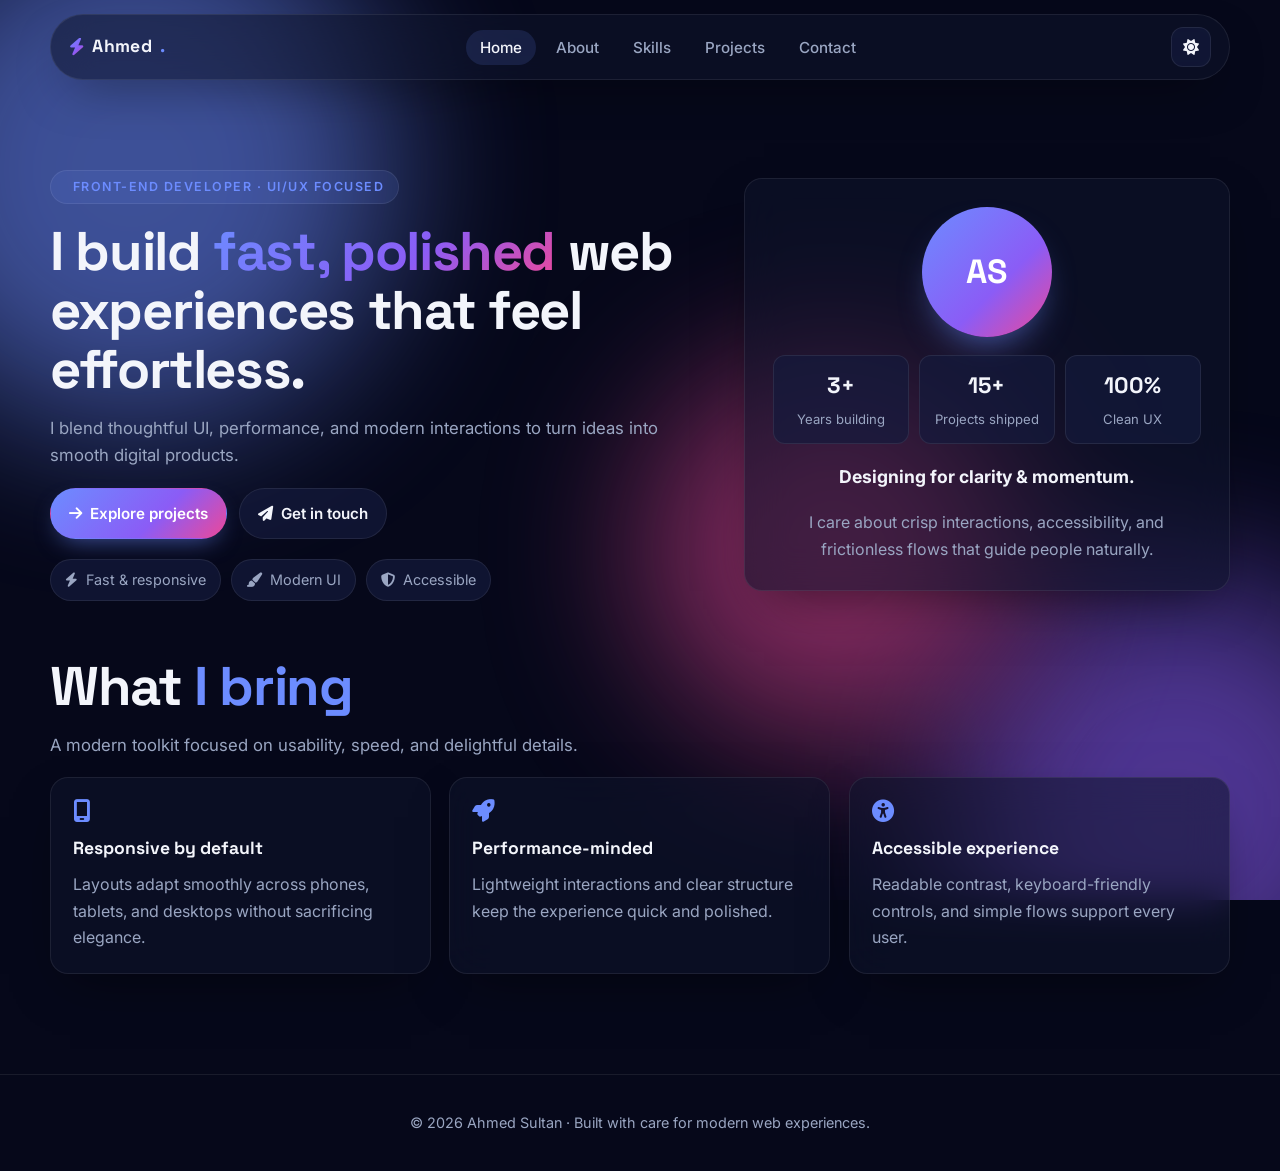
<file: index.html>
<!DOCTYPE html>
<html lang="en" data-theme="dark">
<head>
  <meta charset="UTF-8" />
  <meta name="viewport" content="width=device-width, initial-scale=1.0" />
  <meta name="description" content="Ahmed Sultan — Front-end developer crafting modern, animated, and responsive web experiences." />
  <title>Ahmed Sultan · Portfolio</title>
  <link rel="preconnect" href="https://fonts.googleapis.com" />
  <link rel="preconnect" href="https://fonts.gstatic.com" crossorigin />
  <link href="https://fonts.googleapis.com/css2?family=Inter:wght@400;500;600;700;800&family=Space+Grotesk:wght@500;700&display=swap" rel="stylesheet" />
  <link rel="stylesheet" href="https://cdnjs.cloudflare.com/ajax/libs/font-awesome/6.5.1/css/all.min.css" />
  <link rel="stylesheet" href="style.css" />
</head>
<body>
  <div class="bg-mesh" aria-hidden="true">
    <div class="orb orb-1"></div>
    <div class="orb orb-2"></div>
    <div class="orb orb-3"></div>
  </div>

  <nav class="topbar" aria-label="Primary navigation">
    <a href="index.html" class="brand"><i class="fa-solid fa-bolt"></i> Ahmed<span>.</span></a>
    <ul class="nav-links" id="navLinks">
      <li><a href="index.html" class="nav-link">Home</a></li>
      <li><a href="about.html" class="nav-link">About</a></li>
      <li><a href="skills.html" class="nav-link">Skills</a></li>
      <li><a href="projects.html" class="nav-link">Projects</a></li>
      <li><a href="contact.html" class="nav-link">Contact</a></li>
    </ul>
    <div class="nav-actions">
      <button class="icon-btn" id="themeToggle" aria-label="Toggle theme"><i class="fa-solid fa-moon"></i></button>
      <button class="icon-btn nav-toggle" id="navToggle" aria-label="Toggle menu"><i class="fa-solid fa-bars"></i></button>
    </div>
  </nav>

  <main class="page-shell">
    <section class="hero">
      <div class="hero-text reveal">
        <span class="eyebrow"><i class="fa-solid fa-sparkles"></i> Front-end developer · UI/UX focused</span>
        <h1>I build <span class="grad-text">fast, polished</span> web experiences that feel effortless.</h1>
        <p>I blend thoughtful UI, performance, and modern interactions to turn ideas into smooth digital products.</p>
        <div class="hero-actions">
          <a href="projects.html" class="btn btn-primary"><i class="fa-solid fa-arrow-right"></i> Explore projects</a>
          <a href="contact.html" class="btn btn-ghost"><i class="fa-solid fa-paper-plane"></i> Get in touch</a>
        </div>
        <div class="pill-row">
          <span class="pill"><i class="fa-solid fa-bolt"></i> Fast & responsive</span>
          <span class="pill"><i class="fa-solid fa-paintbrush"></i> Modern UI</span>
          <span class="pill"><i class="fa-solid fa-shield-halved"></i> Accessible</span>
        </div>
      </div>
      <div class="hero-card reveal">
        <div class="avatar-ring">AS</div>
        <div class="stat-grid">
          <div class="stat"><strong>3+</strong><span>Years building</span></div>
          <div class="stat"><strong>15+</strong><span>Projects shipped</span></div>
          <div class="stat"><strong>100%</strong><span>Clean UX</span></div>
        </div>
        <h2>Designing for clarity & momentum.</h2>
        <p>I care about crisp interactions, accessibility, and frictionless flows that guide people naturally.</p>
      </div>
    </section>

    <section class="section reveal">
      <div class="section-head">
        <h2>What <span>I bring</span></h2>
        <p>A modern toolkit focused on usability, speed, and delightful details.</p>
      </div>
      <div class="grid-3">
        <article class="card tilt">
          <i class="fa-solid fa-mobile-screen"></i>
          <h3>Responsive by default</h3>
          <p>Layouts adapt smoothly across phones, tablets, and desktops without sacrificing elegance.</p>
        </article>
        <article class="card tilt">
          <i class="fa-solid fa-rocket"></i>
          <h3>Performance-minded</h3>
          <p>Lightweight interactions and clear structure keep the experience quick and polished.</p>
        </article>
        <article class="card tilt">
          <i class="fa-solid fa-universal-access"></i>
          <h3>Accessible experience</h3>
          <p>Readable contrast, keyboard-friendly controls, and simple flows support every user.</p>
        </article>
      </div>
    </section>
  </main>

  <footer class="site-footer">
    <p>© 2026 Ahmed Sultan · Built with care for modern web experiences.</p>
  </footer>

  <script src="script.js"></script>
</body>
</html>
</file>
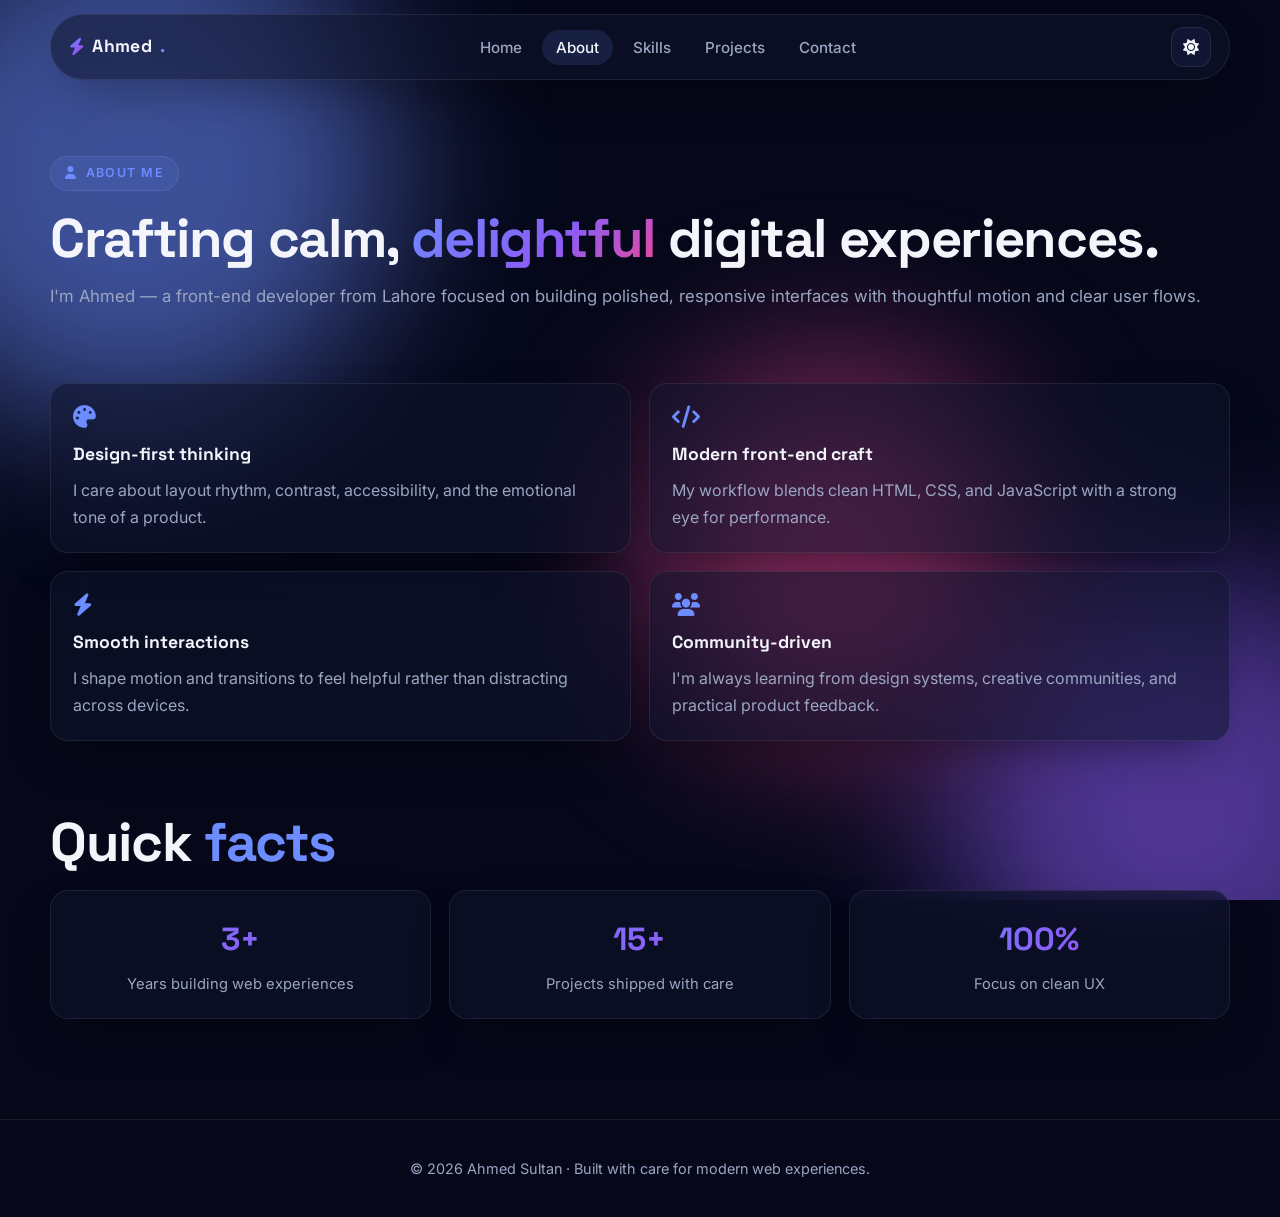
<file: about.html>
<!DOCTYPE html>
<html lang="en" data-theme="dark">
<head>
  <meta charset="UTF-8" />
  <meta name="viewport" content="width=device-width, initial-scale=1.0" />
  <meta name="description" content="About Ahmed Sultan — a front-end developer focused on purposeful interfaces, polished motion, and responsive experiences." />
  <title>About · Ahmed Sultan</title>
  <link rel="preconnect" href="https://fonts.googleapis.com" />
  <link rel="preconnect" href="https://fonts.gstatic.com" crossorigin />
  <link href="https://fonts.googleapis.com/css2?family=Inter:wght@400;500;600;700;800&family=Space+Grotesk:wght@500;700&display=swap" rel="stylesheet" />
  <link rel="stylesheet" href="https://cdnjs.cloudflare.com/ajax/libs/font-awesome/6.5.1/css/all.min.css" />
  <link rel="stylesheet" href="style.css" />
</head>
<body>
  <div class="bg-mesh" aria-hidden="true">
    <div class="orb orb-1"></div>
    <div class="orb orb-2"></div>
    <div class="orb orb-3"></div>
  </div>

  <nav class="topbar" aria-label="Primary navigation">
    <a href="index.html" class="brand"><i class="fa-solid fa-bolt"></i> Ahmed<span>.</span></a>
    <ul class="nav-links" id="navLinks">
      <li><a href="index.html" class="nav-link">Home</a></li>
      <li><a href="about.html" class="nav-link">About</a></li>
      <li><a href="skills.html" class="nav-link">Skills</a></li>
      <li><a href="projects.html" class="nav-link">Projects</a></li>
      <li><a href="contact.html" class="nav-link">Contact</a></li>
    </ul>
    <div class="nav-actions">
      <button class="icon-btn" id="themeToggle" aria-label="Toggle theme"><i class="fa-solid fa-moon"></i></button>
      <button class="icon-btn nav-toggle" id="navToggle" aria-label="Toggle menu"><i class="fa-solid fa-bars"></i></button>
    </div>
  </nav>

  <main class="page-shell">
    <section class="page-head reveal">
      <span class="eyebrow"><i class="fa-solid fa-user"></i> About me</span>
      <h1>Crafting calm, <span class="grad-text">delightful</span> digital experiences.</h1>
      <p>I'm Ahmed — a front-end developer from Lahore focused on building polished, responsive interfaces with thoughtful motion and clear user flows.</p>
    </section>

    <section class="section reveal">
      <div class="grid-2">
        <article class="card tilt">
          <i class="fa-solid fa-palette"></i>
          <h3>Design-first thinking</h3>
          <p>I care about layout rhythm, contrast, accessibility, and the emotional tone of a product.</p>
        </article>
        <article class="card tilt">
          <i class="fa-solid fa-code"></i>
          <h3>Modern front-end craft</h3>
          <p>My workflow blends clean HTML, CSS, and JavaScript with a strong eye for performance.</p>
        </article>
        <article class="card tilt">
          <i class="fa-solid fa-bolt"></i>
          <h3>Smooth interactions</h3>
          <p>I shape motion and transitions to feel helpful rather than distracting across devices.</p>
        </article>
        <article class="card tilt">
          <i class="fa-solid fa-users"></i>
          <h3>Community-driven</h3>
          <p>I'm always learning from design systems, creative communities, and practical product feedback.</p>
        </article>
      </div>
    </section>

    <section class="section reveal">
      <div class="section-head">
        <h2>Quick <span>facts</span></h2>
      </div>
      <div class="grid-3">
        <div class="card stat-card">
          <strong>3+</strong>
          <span>Years building web experiences</span>
        </div>
        <div class="card stat-card">
          <strong>15+</strong>
          <span>Projects shipped with care</span>
        </div>
        <div class="card stat-card">
          <strong>100%</strong>
          <span>Focus on clean UX</span>
        </div>
      </div>
    </section>
  </main>

  <footer class="site-footer">
    <p>© 2026 Ahmed Sultan · Built with care for modern web experiences.</p>
  </footer>

  <script src="script.js"></script>
</body>
</html>
</file>
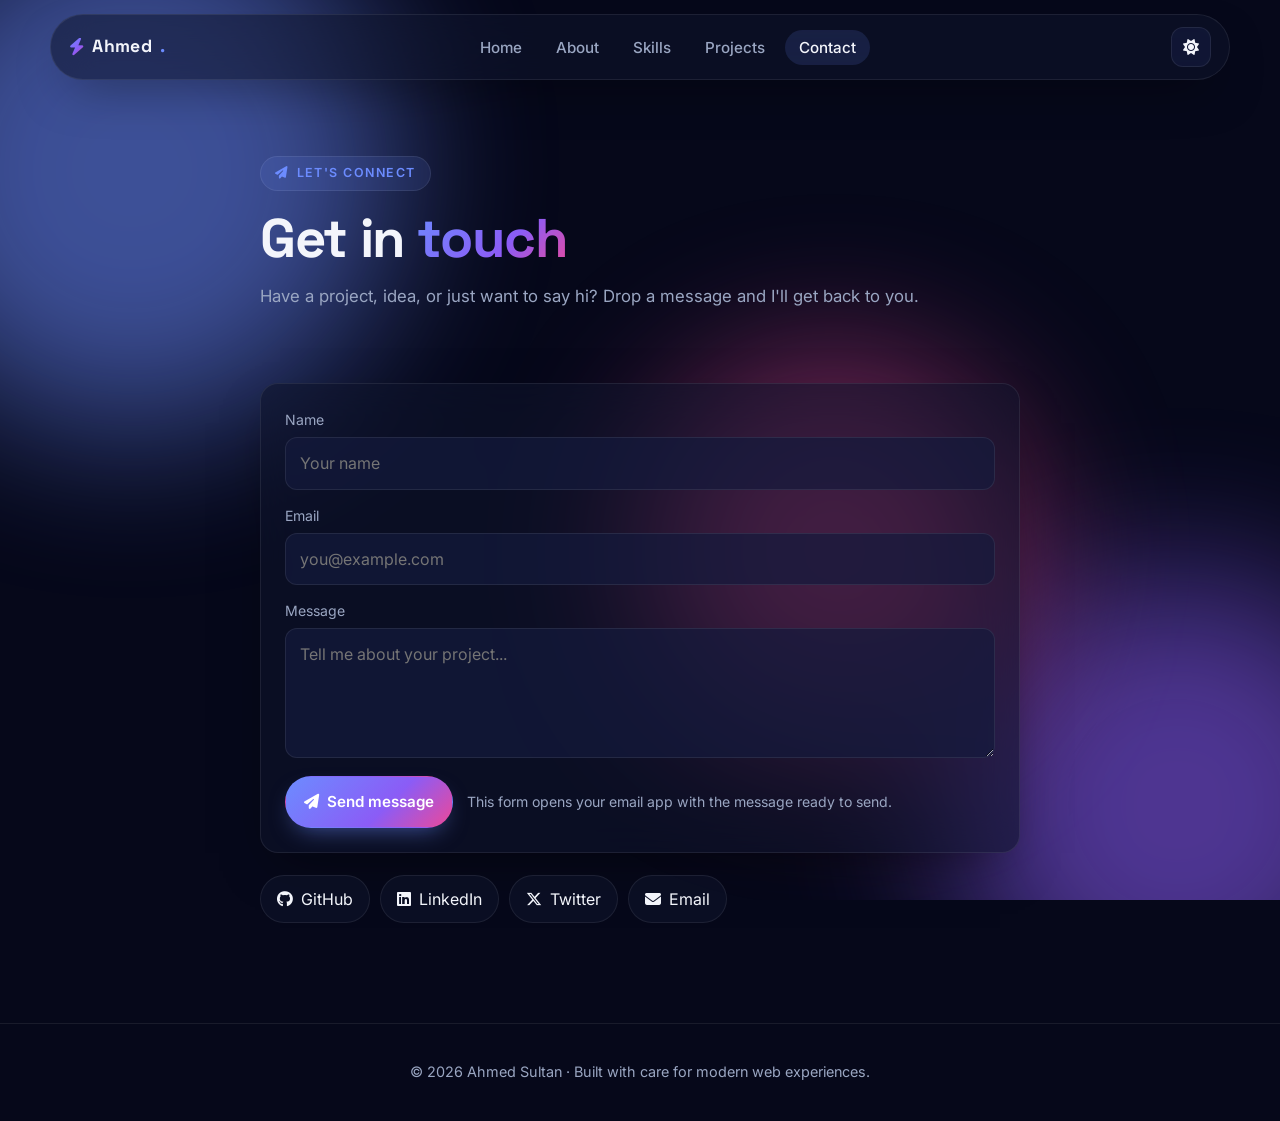
<file: contact.html>
<!DOCTYPE html>
<html lang="en" data-theme="dark">
<head>
  <meta charset="UTF-8" />
  <meta name="viewport" content="width=device-width, initial-scale=1.0" />
  <meta name="description" content="Get in touch with Ahmed Sultan for collaborations, freelance, or project inquiries." />
  <title>Contact · Ahmed Sultan</title>
  <link rel="preconnect" href="https://fonts.googleapis.com" />
  <link rel="preconnect" href="https://fonts.gstatic.com" crossorigin />
  <link href="https://fonts.googleapis.com/css2?family=Inter:wght@400;500;600;700;800&family=Space+Grotesk:wght@500;700&display=swap" rel="stylesheet" />
  <link rel="stylesheet" href="https://cdnjs.cloudflare.com/ajax/libs/font-awesome/6.5.1/css/all.min.css" />
  <link rel="stylesheet" href="style.css" />
</head>
<body>
  <div class="bg-mesh" aria-hidden="true">
    <div class="orb orb-1"></div>
    <div class="orb orb-2"></div>
    <div class="orb orb-3"></div>
  </div>

  <nav class="topbar" aria-label="Primary navigation">
    <a href="index.html" class="brand"><i class="fa-solid fa-bolt"></i> Ahmed<span>.</span></a>
    <ul class="nav-links" id="navLinks">
      <li><a href="index.html" class="nav-link">Home</a></li>
      <li><a href="about.html" class="nav-link">About</a></li>
      <li><a href="skills.html" class="nav-link">Skills</a></li>
      <li><a href="projects.html" class="nav-link">Projects</a></li>
      <li><a href="contact.html" class="nav-link">Contact</a></li>
    </ul>
    <div class="nav-actions">
      <button class="icon-btn" id="themeToggle" aria-label="Toggle theme"><i class="fa-solid fa-moon"></i></button>
      <button class="icon-btn nav-toggle" id="navToggle" aria-label="Toggle menu"><i class="fa-solid fa-bars"></i></button>
    </div>
  </nav>

  <main class="page-shell narrow">
    <section class="page-head reveal">
      <span class="eyebrow"><i class="fa-solid fa-paper-plane"></i> Let's connect</span>
      <h1>Get in <span class="grad-text">touch</span></h1>
      <p>Have a project, idea, or just want to say hi? Drop a message and I'll get back to you.</p>
    </section>

    <section class="section reveal">
      <form id="contactForm" class="form-card">
        <div class="form-group">
          <label for="name">Name</label>
          <input id="name" name="name" type="text" placeholder="Your name" required />
        </div>
        <div class="form-group">
          <label for="email">Email</label>
          <input id="email" name="email" type="email" placeholder="you@example.com" />
        </div>
        <div class="form-group">
          <label for="message">Message</label>
          <textarea id="message" name="message" placeholder="Tell me about your project..." required></textarea>
        </div>
        <div class="form-actions">
          <button type="submit" class="btn btn-primary"><i class="fa-solid fa-paper-plane"></i> Send message</button>
          <p class="form-message" id="formMessage">This form opens your email app with the message ready to send.</p>
        </div>
      </form>

      <div class="socials reveal">
        <a href="https://github.com" target="_blank" rel="noopener" class="social"><i class="fa-brands fa-github"></i> GitHub</a>
        <a href="https://linkedin.com" target="_blank" rel="noopener" class="social"><i class="fa-brands fa-linkedin"></i> LinkedIn</a>
        <a href="https://twitter.com" target="_blank" rel="noopener" class="social"><i class="fa-brands fa-x-twitter"></i> Twitter</a>
        <a href="mailto:hello@ahmedsultan.dev" class="social"><i class="fa-solid fa-envelope"></i> Email</a>
      </div>
    </section>
  </main>

  <footer class="site-footer">
    <p>© 2026 Ahmed Sultan · Built with care for modern web experiences.</p>
  </footer>

  <script src="script.js"></script>
</body>
</html>
</file>
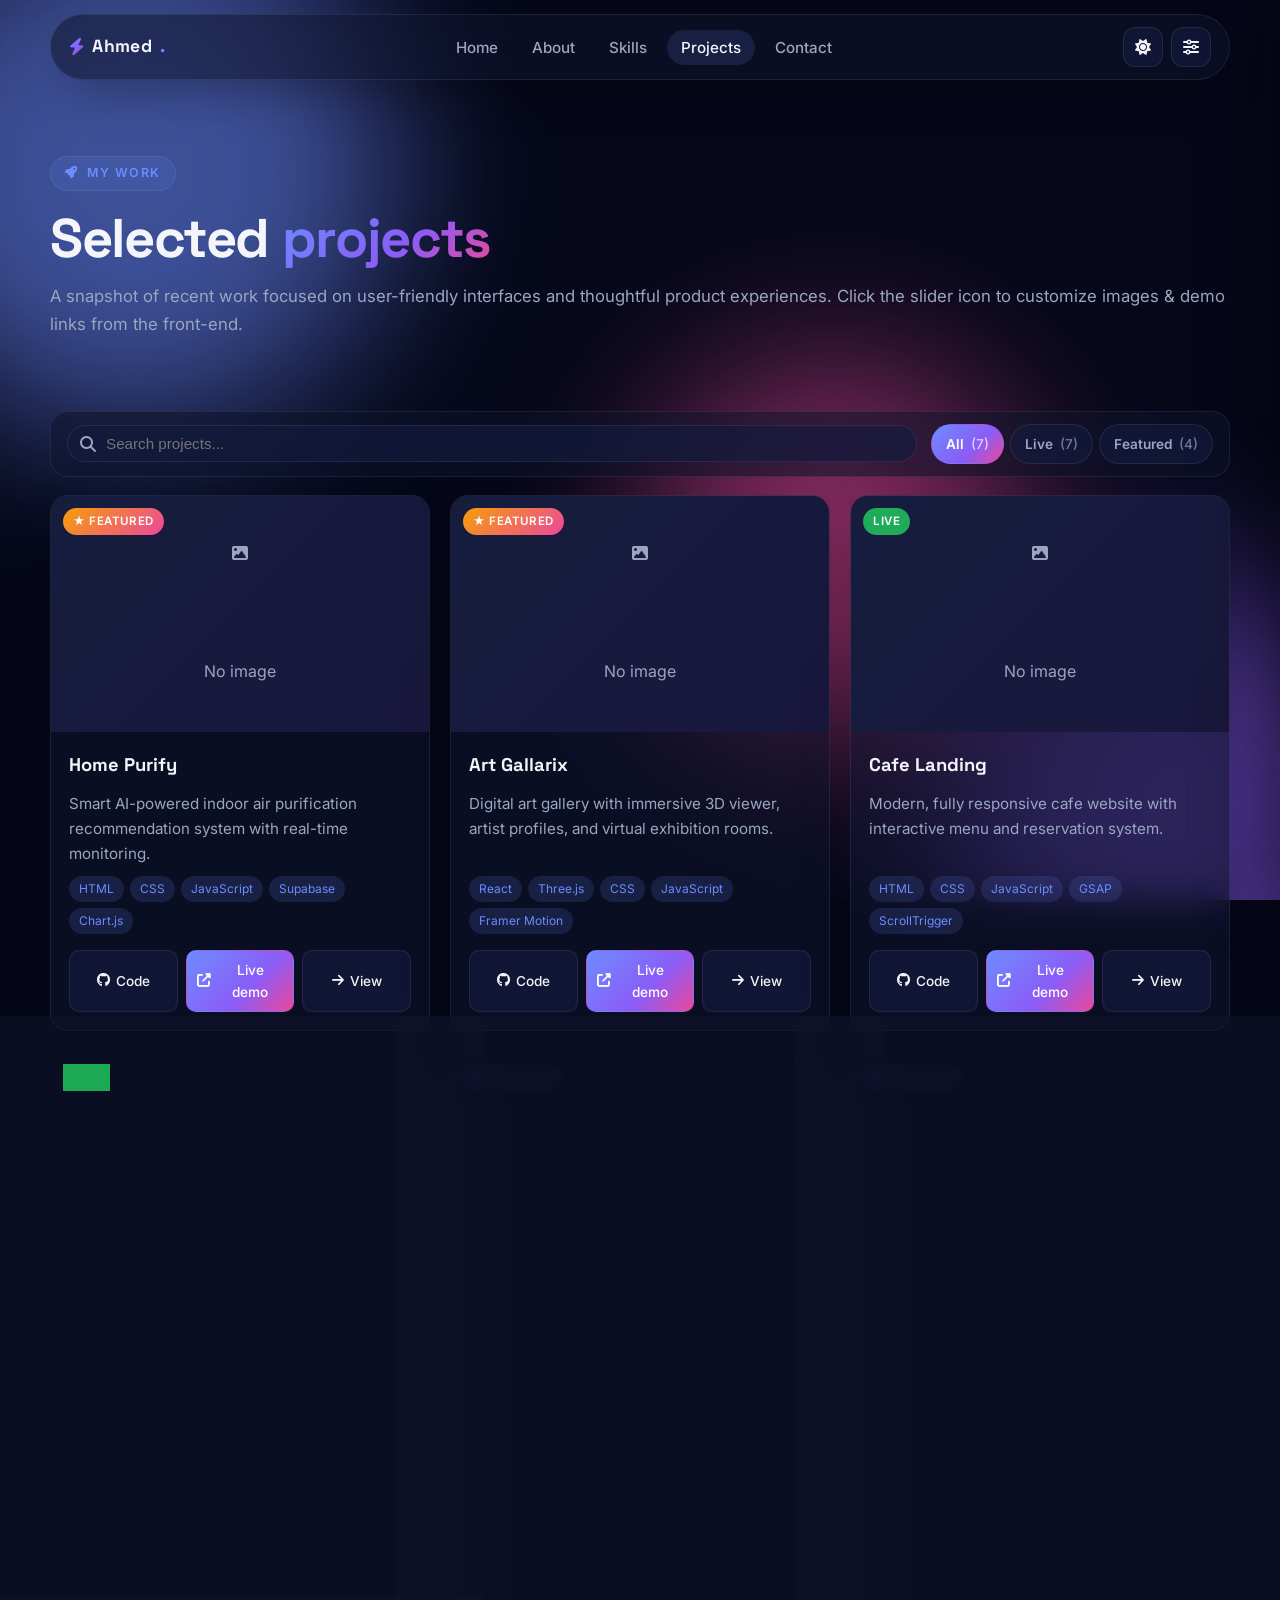
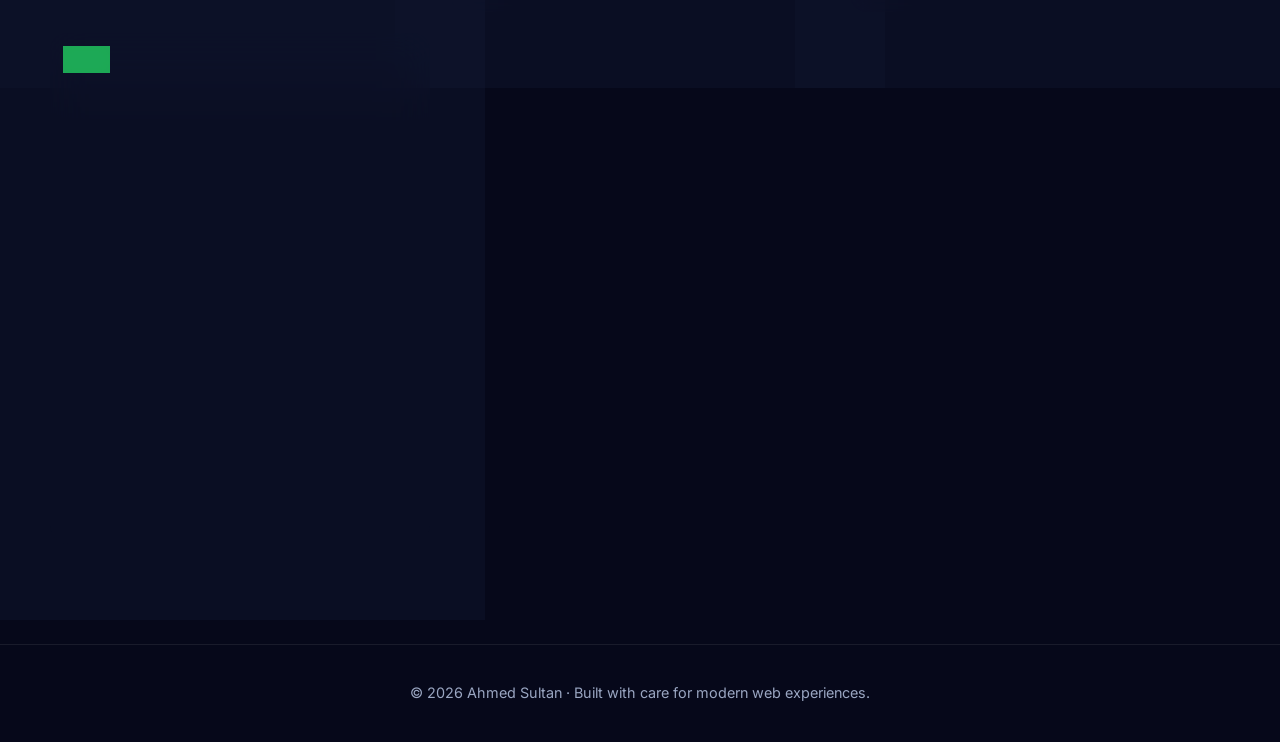
<file: projects.html>
<!DOCTYPE html>
<html lang="en" data-theme="dark">
<head>
  <meta charset="UTF-8" />
  <meta name="viewport" content="width=device-width, initial-scale=1.0" />
  <meta name="description" content="Selected projects from Ahmed Sultan — modern front-end, UI/UX, and AI-driven web experiences." />
  <title>Projects · Ahmed Sultan</title>
  <link rel="preconnect" href="https://fonts.googleapis.com" />
  <link rel="preconnect" href="https://fonts.gstatic.com" crossorigin />
  <link href="https://fonts.googleapis.com/css2?family=Inter:wght@400;500;600;700;800&family=Space+Grotesk:wght@500;700&display=swap" rel="stylesheet" />
  <link rel="stylesheet" href="https://cdnjs.cloudflare.com/ajax/libs/font-awesome/6.5.1/css/all.min.css" />
  <link rel="stylesheet" href="style.css" />
</head>
<body>
  <div class="bg-mesh" aria-hidden="true">
    <div class="orb orb-1"></div>
    <div class="orb orb-2"></div>
    <div class="orb orb-3"></div>
  </div>

  <nav class="topbar" aria-label="Primary navigation">
    <a href="index.html" class="brand"><i class="fa-solid fa-bolt"></i> Ahmed<span>.</span></a>
    <ul class="nav-links" id="navLinks">
      <li><a href="index.html" class="nav-link">Home</a></li>
      <li><a href="about.html" class="nav-link">About</a></li>
      <li><a href="skills.html" class="nav-link">Skills</a></li>
      <li><a href="projects.html" class="nav-link">Projects</a></li>
      <li><a href="contact.html" class="nav-link">Contact</a></li>
    </ul>
    <div class="nav-actions">
      <button class="icon-btn" id="themeToggle" aria-label="Toggle theme"><i class="fa-solid fa-moon"></i></button>
      <button class="icon-btn nav-toggle" id="navToggle" aria-label="Toggle menu"><i class="fa-solid fa-bars"></i></button>
      <button class="icon-btn" id="adminToggle" title="Edit project images" aria-label="Edit projects"><i class="fa-solid fa-sliders"></i></button>
    </div>
  </nav>

  <main class="page-shell">
    <section class="page-head reveal">
      <span class="eyebrow"><i class="fa-solid fa-rocket"></i> My work</span>
      <h1>Selected <span class="grad-text">projects</span></h1>
      <p>A snapshot of recent work focused on user-friendly interfaces and thoughtful product experiences. Click the slider icon to customize images &amp; demo links from the front-end.</p>
    </section>

    <section class="section reveal">
      <div class="projects-controls">
        <div class="search-box">
          <i class="fa-solid fa-magnifying-glass"></i>
          <input type="text" id="searchInput" placeholder="Search projects..." />
        </div>
        <div class="filter-row" id="statusFilters">
          <button class="filter-btn active" data-status="all">All <span class="count"></span></button>
          <button class="filter-btn" data-status="live">Live <span class="count"></span></button>
          <button class="filter-btn" data-status="featured">Featured <span class="count"></span></button>
        </div>
      </div>
      <div class="projects-grid" id="projectGrid"></div>
    </section>
  </main>

  <!-- Project detail modal -->
  <div class="modal-overlay" id="projectModal" aria-hidden="true">
    <div class="modal">
      <button class="modal-close" id="modalClose" aria-label="Close"><i class="fa-solid fa-xmark"></i></button>
      <div class="modal-banner" id="modalBanner"></div>
      <div class="modal-content">
        <span class="modal-status" id="modalStatus">Live</span>
        <h2 id="modalTitle">Project</h2>
        <p class="modal-desc" id="modalDesc"></p>
        <div class="modal-tech" id="modalTech"></div>
        <div class="modal-features">
          <h4>Key features</h4>
          <ul id="modalFeatures"></ul>
        </div>
        <div class="modal-links" id="modalLinks"></div>
      </div>
    </div>
  </div>

  <!-- Admin / Image Editor panel -->
  <aside class="admin-panel" id="adminPanel" aria-hidden="true">
    <div class="admin-head">
      <h2><i class="fa-solid fa-sliders"></i> Edit projects</h2>
      <button id="closeAdmin" class="icon-btn" aria-label="Close admin"><i class="fa-solid fa-xmark"></i></button>
    </div>
    <p class="admin-hint">Change any project image or live demo link. Saved to your browser (localStorage). Works as a front-end CMS.</p>
    <div class="admin-list" id="adminList"></div>
    <div class="admin-foot">
      <button class="btn btn-primary" id="saveAdmin"><i class="fa-solid fa-floppy-disk"></i> Save changes</button>
      <button class="btn btn-ghost" id="resetAdmin"><i class="fa-solid fa-rotate-left"></i> Reset all</button>
    </div>
  </aside>

  <footer class="site-footer">
    <p>© 2026 Ahmed Sultan · Built with care for modern web experiences.</p>
  </footer>

  <script src="script.js"></script>
</body>
</html>
</file>
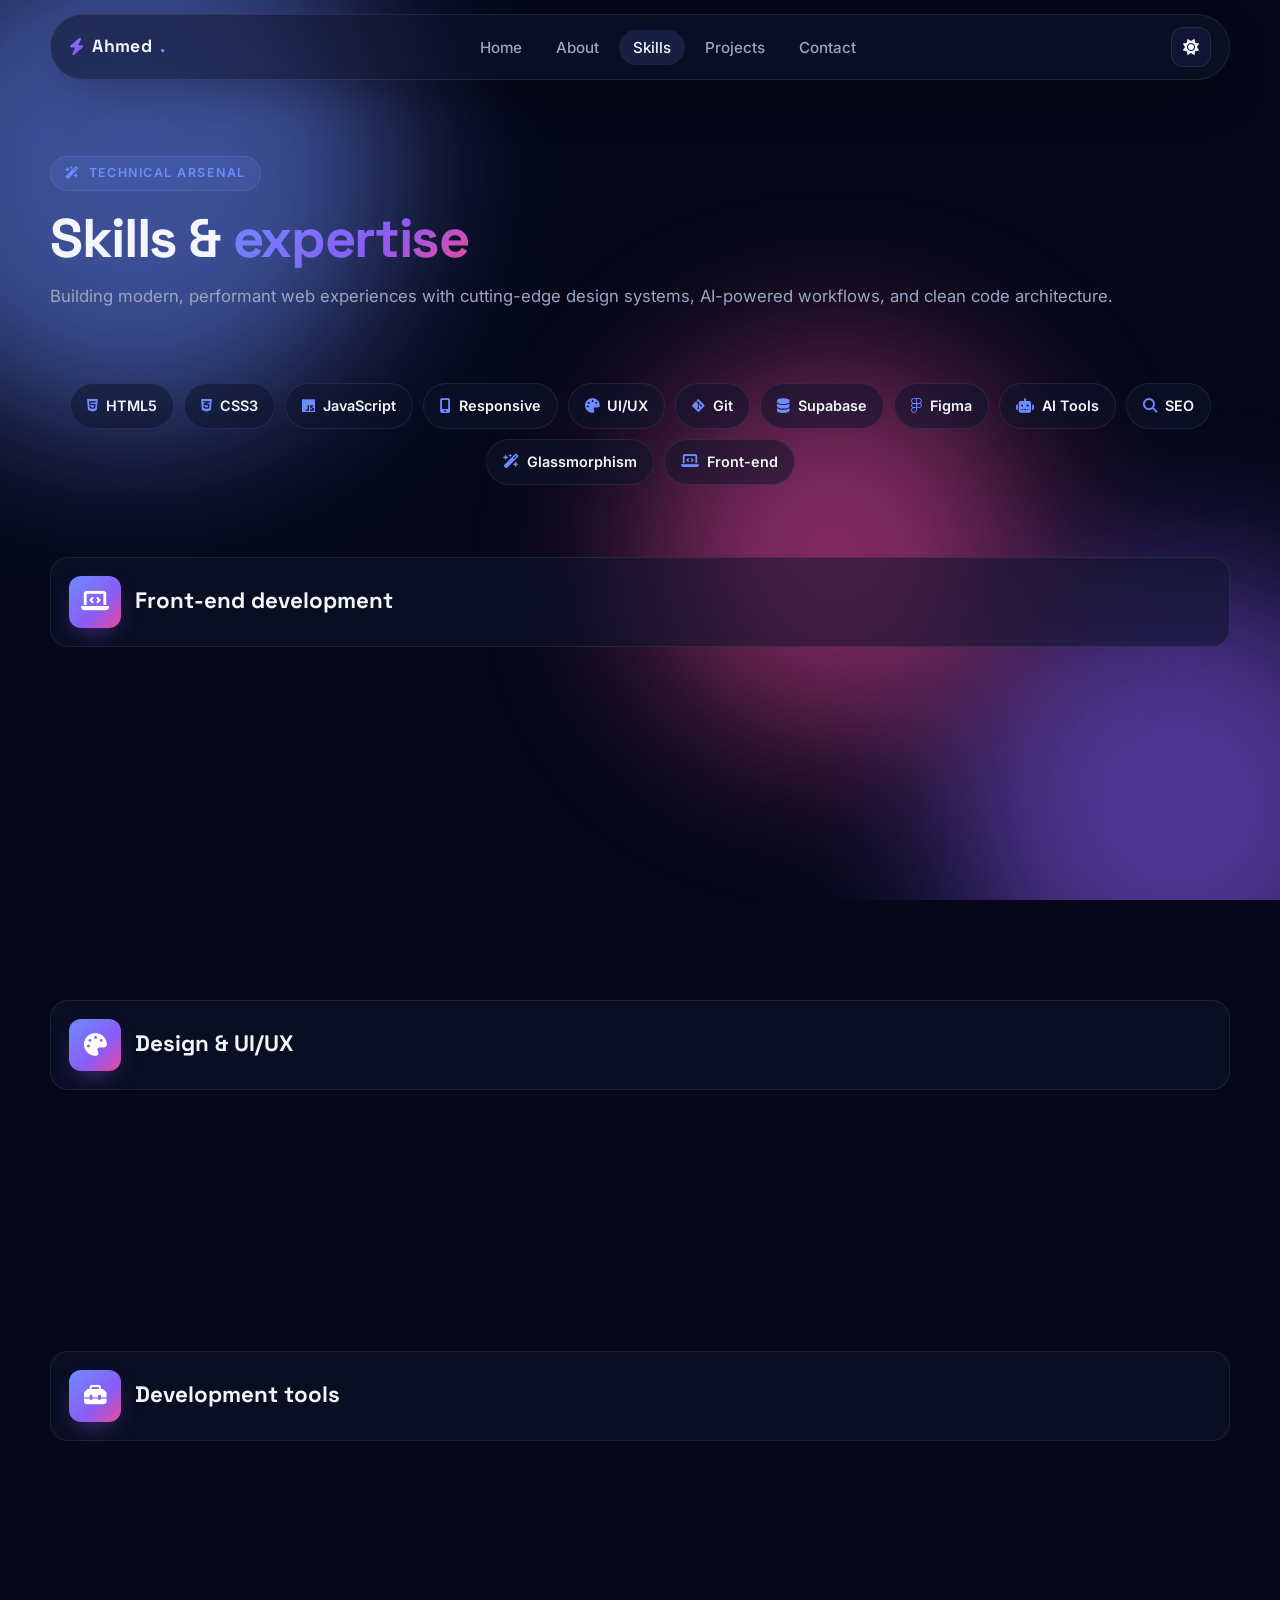
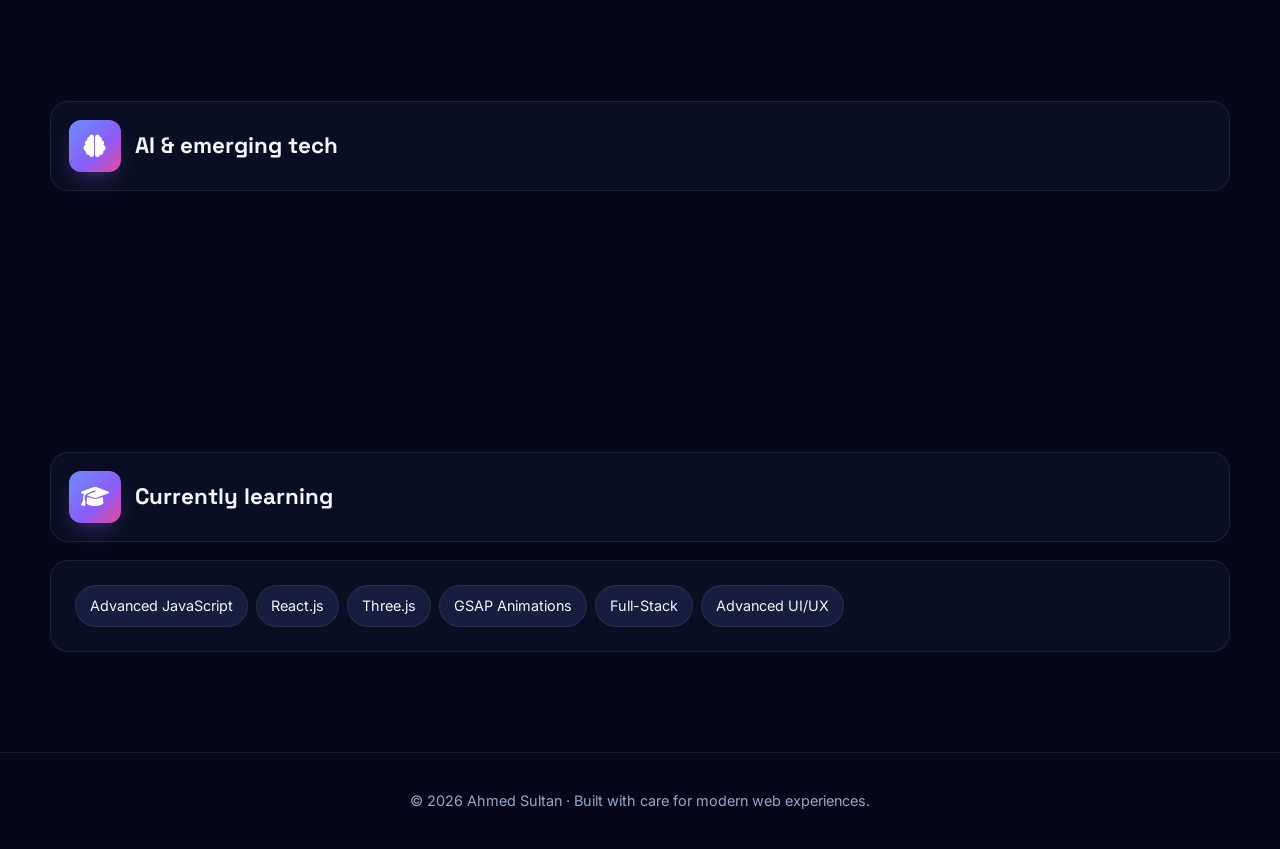
<file: skills.html>
<!DOCTYPE html>
<html lang="en" data-theme="dark">
<head>
  <meta charset="UTF-8" />
  <meta name="viewport" content="width=device-width, initial-scale=1.0" />
  <meta name="description" content="Skills and expertise of Ahmed Sultan — front-end developer with HTML, CSS, JavaScript, AI tools, and modern web tech." />
  <title>Skills · Ahmed Sultan</title>
  <link rel="preconnect" href="https://fonts.googleapis.com" />
  <link rel="preconnect" href="https://fonts.gstatic.com" crossorigin />
  <link href="https://fonts.googleapis.com/css2?family=Inter:wght@400;500;600;700;800&family=Space+Grotesk:wght@500;700&display=swap" rel="stylesheet" />
  <link rel="stylesheet" href="https://cdnjs.cloudflare.com/ajax/libs/font-awesome/6.5.1/css/all.min.css" />
  <link rel="stylesheet" href="style.css" />
</head>
<body>
  <div class="bg-mesh" aria-hidden="true">
    <div class="orb orb-1"></div>
    <div class="orb orb-2"></div>
    <div class="orb orb-3"></div>
  </div>

  <nav class="topbar" aria-label="Primary navigation">
    <a href="index.html" class="brand"><i class="fa-solid fa-bolt"></i> Ahmed<span>.</span></a>
    <ul class="nav-links" id="navLinks">
      <li><a href="index.html" class="nav-link">Home</a></li>
      <li><a href="about.html" class="nav-link">About</a></li>
      <li><a href="skills.html" class="nav-link">Skills</a></li>
      <li><a href="projects.html" class="nav-link">Projects</a></li>
      <li><a href="contact.html" class="nav-link">Contact</a></li>
    </ul>
    <div class="nav-actions">
      <button class="icon-btn" id="themeToggle" aria-label="Toggle theme"><i class="fa-solid fa-moon"></i></button>
      <button class="icon-btn nav-toggle" id="navToggle" aria-label="Toggle menu"><i class="fa-solid fa-bars"></i></button>
    </div>
  </nav>

  <main class="page-shell">
    <section class="page-head reveal">
      <span class="eyebrow"><i class="fa-solid fa-wand-magic-sparkles"></i> Technical arsenal</span>
      <h1>Skills & <span class="grad-text">expertise</span></h1>
      <p>Building modern, performant web experiences with cutting-edge design systems, AI-powered workflows, and clean code architecture.</p>
    </section>

    <section class="section reveal">
      <div class="badges">
        <span class="badge"><i class="fa-brands fa-html5"></i> HTML5</span>
        <span class="badge"><i class="fa-brands fa-css3-alt"></i> CSS3</span>
        <span class="badge"><i class="fa-brands fa-js"></i> JavaScript</span>
        <span class="badge"><i class="fa-solid fa-mobile-screen"></i> Responsive</span>
        <span class="badge"><i class="fa-solid fa-palette"></i> UI/UX</span>
        <span class="badge"><i class="fa-brands fa-git-alt"></i> Git</span>
        <span class="badge"><i class="fa-solid fa-database"></i> Supabase</span>
        <span class="badge"><i class="fa-brands fa-figma"></i> Figma</span>
        <span class="badge"><i class="fa-solid fa-robot"></i> AI Tools</span>
        <span class="badge"><i class="fa-solid fa-magnifying-glass"></i> SEO</span>
        <span class="badge"><i class="fa-solid fa-wand-magic-sparkles"></i> Glassmorphism</span>
        <span class="badge"><i class="fa-solid fa-laptop-code"></i> Front-end</span>
      </div>
    </section>

    <section class="section reveal">
      <div class="category-head">
        <div class="category-icon"><i class="fa-solid fa-laptop-code"></i></div>
        <h2>Front-end development</h2>
      </div>
      <div class="skills-grid" id="skillsGrid"></div>
    </section>

    <section class="section reveal">
      <div class="category-head">
        <div class="category-icon"><i class="fa-solid fa-palette"></i></div>
        <h2>Design &amp; UI/UX</h2>
      </div>
      <div class="skills-grid" id="designGrid"></div>
    </section>

    <section class="section reveal">
      <div class="category-head">
        <div class="category-icon"><i class="fa-solid fa-toolbox"></i></div>
        <h2>Development tools</h2>
      </div>
      <div class="skills-grid" id="toolsGrid"></div>
    </section>

    <section class="section reveal">
      <div class="category-head">
        <div class="category-icon"><i class="fa-solid fa-brain"></i></div>
        <h2>AI &amp; emerging tech</h2>
      </div>
      <div class="skills-grid" id="aiGrid"></div>
    </section>

    <section class="section reveal">
      <div class="category-head">
        <div class="category-icon"><i class="fa-solid fa-graduation-cap"></i></div>
        <h2>Currently learning</h2>
      </div>
      <div class="learning-card">
        <div class="tags">
          <span class="tag">Advanced JavaScript</span>
          <span class="tag">React.js</span>
          <span class="tag">Three.js</span>
          <span class="tag">GSAP Animations</span>
          <span class="tag">Full-Stack</span>
          <span class="tag">Advanced UI/UX</span>
        </div>
      </div>
    </section>
  </main>

  <footer class="site-footer">
    <p>© 2026 Ahmed Sultan · Built with care for modern web experiences.</p>
  </footer>

  <script src="script.js"></script>
  <script>
    // Render skill bars
    const groups = {
      skillsGrid: [
        ["HTML5", 90], ["CSS3", 85], ["JavaScript", 65], ["Responsive Design", 85],
        ["Flexbox", 80], ["CSS Grid", 80], ["Glassmorphism UI", 85], ["Landing Pages", 80], ["Website Optimization", 70]
      ],
      designGrid: [
        ["UI Design", 80], ["UX Fundamentals", 75], ["Wireframing", 70], ["Prototyping", 70],
        ["Visual Design", 75], ["Design Systems", 65], ["Dark Theme Design", 80], ["Figma", 70]
      ],
      toolsGrid: [
        ["Git", 70], ["GitHub", 70], ["VS Code", 90], ["Chrome DevTools", 75], ["Supabase", 60]
      ],
      aiGrid: [
        ["AI Content Creation", 90], ["AI Image Generation", 85], ["Prompt Engineering", 90],
        ["AI-Assisted Web Dev", 85], ["Generative AI Tools", 85], ["Workflow Automation", 70]
      ]
    };
    Object.keys(groups).forEach(id => {
      const el = document.getElementById(id);
      if (!el) return;
      el.innerHTML = groups[id].map(([name, pct]) => `
        <div class="skill-card reveal">
          <div class="skill-info">
            <span class="skill-name">${name}</span>
            <span class="skill-percent">${pct}%</span>
          </div>
          <div class="progress"><span style="--w:${pct}%"></span></div>
        </div>`).join('');
    });
  </script>
</body>
</html>
</file>
<file: style.css>
/* =====================================================
   Ahmed Sultan — Portfolio
   Modern animated UI/UX, dark/light, responsive
   ===================================================== */

:root {
  color-scheme: dark;
  --bg: #06081a;
  --bg-2: #0c1027;
  --surface: rgba(15, 20, 45, 0.55);
  --surface-2: rgba(20, 27, 60, 0.7);
  --border: rgba(255, 255, 255, 0.08);
  --border-strong: rgba(255, 255, 255, 0.16);
  --text: #f3f5fb;
  --muted: #9aa6c2;
  --accent: #6c8cff;
  --accent-2: #8b5cf6;
  --accent-3: #22c55e;
  --warn: #f59e0b;
  --grad: linear-gradient(135deg, #6c8cff 0%, #8b5cf6 60%, #ec4899 100%);
  --shadow: 0 20px 50px -20px rgba(0, 0, 0, 0.55);
  --radius: 18px;
  --radius-sm: 12px;
  --t: 220ms cubic-bezier(0.4, 0, 0.2, 1);
}

:root[data-theme="light"] {
  color-scheme: light;
  --bg: #f4f6fb;
  --bg-2: #ffffff;
  --surface: rgba(255, 255, 255, 0.7);
  --surface-2: rgba(255, 255, 255, 0.92);
  --border: rgba(15, 23, 42, 0.08);
  --border-strong: rgba(15, 23, 42, 0.16);
  --text: #0f172a;
  --muted: #475569;
  --accent: #4f6bff;
  --accent-2: #7c3aed;
  --shadow: 0 14px 40px -18px rgba(15, 23, 42, 0.18);
}

* {
  box-sizing: border-box;
}

html {
  scroll-behavior: smooth;
}

body {
  margin: 0;
  font-family: 'Inter', system-ui, -apple-system, BlinkMacSystemFont, 'Segoe UI', sans-serif;
  background: var(--bg);
  color: var(--text);
  line-height: 1.65;
  min-height: 100vh;
  overflow-x: hidden;
  -webkit-font-smoothing: antialiased;
  transition: background var(--t), color var(--t);
}

a {
  color: inherit;
  text-decoration: none;
}

img {
  max-width: 100%;
  display: block;
}

button {
  font: inherit;
  cursor: pointer;
}

/* ====== BACKGROUND MESH ====== */
.bg-mesh {
  position: fixed;
  inset: 0;
  z-index: -1;
  overflow: hidden;
  pointer-events: none;
}

.bg-mesh .orb {
  position: absolute;
  border-radius: 50%;
  filter: blur(80px);
  opacity: 0.55;
  animation: float 16s ease-in-out infinite;
}

.orb-1 {
  width: 520px;
  height: 520px;
  background: #6c8cff;
  top: -10%;
  left: -10%;
}

.orb-2 {
  width: 460px;
  height: 460px;
  background: #8b5cf6;
  bottom: -15%;
  right: -10%;
  animation-delay: -4s;
}

.orb-3 {
  width: 380px;
  height: 380px;
  background: #ec4899;
  top: 40%;
  right: 20%;
  animation-delay: -8s;
  opacity: 0.4;
}

:root[data-theme="light"] .orb {
  opacity: 0.3;
}

@keyframes float {

  0%,
  100% {
    transform: translate(0, 0) scale(1);
  }

  33% {
    transform: translate(40px, -30px) scale(1.05);
  }

  66% {
    transform: translate(-30px, 30px) scale(0.95);
  }
}

/* ====== NAVBAR ====== */
.topbar {
  position: sticky;
  top: 14px;
  z-index: 50;
  display: flex;
  align-items: center;
  justify-content: space-between;
  gap: 14px;
  margin: 14px auto 0;
  padding: 12px 18px;
  width: min(1180px, calc(100% - 32px));
  background: var(--surface);
  backdrop-filter: blur(20px);
  -webkit-backdrop-filter: blur(20px);
  border: 1px solid var(--border);
  border-radius: 999px;
  box-shadow: var(--shadow);
  transition: background var(--t), border-color var(--t);
}

.brand {
  display: inline-flex;
  align-items: center;
  gap: 8px;
  font-family: 'Space Grotesk', 'Inter', sans-serif;
  font-weight: 800;
  font-size: 1.1rem;
  letter-spacing: 0.02em;
}

.brand i {
  background: var(--grad);
  -webkit-background-clip: text;
  background-clip: text;
  -webkit-text-fill-color: transparent;
  color: transparent;
}

.brand span {
  color: var(--accent);
}

.nav-links {
  display: flex;
  align-items: center;
  gap: 6px;
  list-style: none;
  margin: 0;
  padding: 0;
}

.nav-link {
  position: relative;
  padding: 8px 14px;
  border-radius: 999px;
  color: var(--muted);
  font-size: 0.95rem;
  font-weight: 500;
  transition: color var(--t), background var(--t);
}

.nav-link:hover,
.nav-link.active {
  color: var(--text);
  background: rgba(108, 140, 255, 0.14);
}

.nav-actions {
  display: flex;
  align-items: center;
  gap: 8px;
}

.icon-btn {
  display: inline-grid;
  place-items: center;
  width: 40px;
  height: 40px;
  background: var(--surface-2);
  border: 1px solid var(--border);
  color: var(--text);
  border-radius: 12px;
  transition: transform var(--t), border-color var(--t), background var(--t);
}

.icon-btn:hover {
  transform: translateY(-2px);
  border-color: var(--accent);
}

.nav-toggle {
  display: none;
}

/* ====== PAGE SHELL ====== */
.page-shell {
  width: min(1180px, calc(100% - 32px));
  margin: 0 auto;
  padding: 48px 0 64px;
}

.page-shell.narrow {
  max-width: 760px;
}

/* ====== HERO ====== */
.hero {
  display: grid;
  grid-template-columns: 1.15fr 0.85fr;
  gap: 36px;
  align-items: center;
  padding: 40px 0 20px;
}

.eyebrow {
  display: inline-flex;
  align-items: center;
  gap: 8px;
  padding: 6px 14px;
  border-radius: 999px;
  background: rgba(108, 140, 255, 0.12);
  border: 1px solid var(--border);
  color: var(--accent);
  font-size: 0.78rem;
  font-weight: 600;
  text-transform: uppercase;
  letter-spacing: 0.12em;
  margin-bottom: 18px;
}

.hero-text h1,
.page-head h1,
.section-head h2 {
  font-family: 'Space Grotesk', 'Inter', sans-serif;
  font-size: clamp(2.1rem, 4.6vw, 3.4rem);
  line-height: 1.08;
  letter-spacing: -0.025em;
  margin: 0 0 16px;
}

.hero-text h1 span,
.grad-text {
  background: var(--grad);
  -webkit-background-clip: text;
  background-clip: text;
  -webkit-text-fill-color: transparent;
  color: transparent;
}

.hero-text p,
.page-head p,
.section-head p {
  color: var(--muted);
  font-size: 1.05rem;
  margin: 0 0 18px;
}

.page-head {
  text-align: left;
  padding: 28px 0 18px;
}

.section-head h2 span {
  color: var(--accent);
}

.hero-actions {
  display: flex;
  flex-wrap: wrap;
  gap: 12px;
  margin-top: 18px;
}

.btn {
  display: inline-flex;
  align-items: center;
  gap: 8px;
  padding: 12px 18px;
  border-radius: 999px;
  font-weight: 600;
  font-size: 0.95rem;
  border: 1px solid transparent;
  transition: transform var(--t), box-shadow var(--t), background var(--t);
  cursor: pointer;
}

.btn:hover {
  transform: translateY(-2px);
}

.btn-primary {
  background: var(--grad);
  color: #fff;
  box-shadow: 0 10px 24px -10px rgba(108, 140, 255, 0.6);
}

.btn-ghost {
  background: var(--surface-2);
  color: var(--text);
  border-color: var(--border);
}

.btn-ghost:hover {
  border-color: var(--accent);
}

.pill-row {
  display: flex;
  flex-wrap: wrap;
  gap: 10px;
  margin-top: 20px;
}

.pill {
  display: inline-flex;
  align-items: center;
  gap: 8px;
  padding: 8px 14px;
  border-radius: 999px;
  background: var(--surface-2);
  border: 1px solid var(--border);
  color: var(--muted);
  font-size: 0.9rem;
}

/* Hero card */
.hero-card {
  background: var(--surface);
  border: 1px solid var(--border);
  border-radius: var(--radius);
  padding: 28px;
  backdrop-filter: blur(20px);
  -webkit-backdrop-filter: blur(20px);
  box-shadow: var(--shadow);
  display: flex;
  flex-direction: column;
  gap: 18px;
  align-items: center;
  text-align: center;
}

.avatar-ring {
  width: 130px;
  height: 130px;
  display: grid;
  place-items: center;
  border-radius: 50%;
  background: var(--grad);
  color: #fff;
  font-family: 'Space Grotesk';
  font-size: 2.1rem;
  font-weight: 800;
  box-shadow: 0 18px 36px -16px rgba(108, 140, 255, 0.7);
  animation: pulse 4s ease-in-out infinite;
}

@keyframes pulse {

  0%,
  100% {
    box-shadow: 0 18px 36px -16px rgba(108, 140, 255, 0.7);
  }

  50% {
    box-shadow: 0 18px 50px -10px rgba(139, 92, 246, 0.85);
  }
}

.stat-grid {
  display: grid;
  grid-template-columns: repeat(3, 1fr);
  gap: 10px;
  width: 100%;
}

.stat {
  background: var(--surface-2);
  border: 1px solid var(--border);
  border-radius: var(--radius-sm);
  padding: 12px;
}

.stat strong {
  display: block;
  font-family: 'Space Grotesk';
  font-size: 1.4rem;
}

.stat span {
  color: var(--muted);
  font-size: 0.82rem;
}

.hero-card h2 {
  margin: 0;
  font-size: 1.1rem;
}

.hero-card p {
  margin: 0;
  color: var(--muted);
}

/* ====== SECTIONS ====== */
.section {
  padding: 36px 0;
}

.section-head {
  margin-bottom: 18px;
}

.grid-3 {
  display: grid;
  grid-template-columns: repeat(3, 1fr);
  gap: 18px;
}

.grid-2 {
  display: grid;
  grid-template-columns: repeat(2, 1fr);
  gap: 18px;
}

.card {
  background: var(--surface);
  border: 1px solid var(--border);
  border-radius: var(--radius);
  padding: 22px;
  backdrop-filter: blur(20px);
  -webkit-backdrop-filter: blur(20px);
  box-shadow: var(--shadow);
  transition: transform var(--t), border-color var(--t);
}

.card:hover {
  transform: translateY(-4px);
  border-color: var(--accent);
}

.card i {
  font-size: 1.4rem;
  color: var(--accent);
  margin-bottom: 12px;
  display: inline-block;
}

.card h3 {
  margin: 0 0 8px;
  font-family: 'Space Grotesk';
  font-size: 1.1rem;
}

.card p {
  margin: 0;
  color: var(--muted);
}

.stat-card {
  text-align: center;
}

.stat-card strong {
  display: block;
  font-family: 'Space Grotesk';
  font-size: 2rem;
  background: var(--grad);
  -webkit-background-clip: text;
  background-clip: text;
  -webkit-text-fill-color: transparent;
  margin-bottom: 4px;
}

.stat-card span {
  color: var(--muted);
  font-size: 0.92rem;
}

/* Tilt hover for cards (3D-ish) */
.tilt {
  will-change: transform;
}

.tilt:hover {
  transform: translateY(-4px) rotateX(2deg) rotateY(-2deg);
}

/* ====== SKILLS ====== */
.badges {
  display: flex;
  flex-wrap: wrap;
  gap: 10px;
  justify-content: center;
}

.badge {
  display: inline-flex;
  align-items: center;
  gap: 8px;
  padding: 10px 16px;
  border-radius: 999px;
  background: var(--surface);
  border: 1px solid var(--border);
  font-size: 0.9rem;
  font-weight: 600;
  transition: transform var(--t), border-color var(--t), background var(--t);
}

.badge:hover {
  transform: translateY(-3px) scale(1.04);
  border-color: var(--accent);
  background: var(--surface-2);
}

.badge i {
  color: var(--accent);
}

.category-head {
  display: flex;
  align-items: center;
  gap: 14px;
  background: var(--surface);
  border: 1px solid var(--border);
  border-radius: var(--radius);
  padding: 18px;
  backdrop-filter: blur(20px);
  -webkit-backdrop-filter: blur(20px);
  margin-bottom: 18px;
}

.category-icon {
  width: 52px;
  height: 52px;
  display: grid;
  place-items: center;
  background: var(--grad);
  color: #fff;
  border-radius: 12px;
  font-size: 1.4rem;
  box-shadow: 0 10px 24px -10px rgba(139, 92, 246, 0.6);
}

.category-head h2 {
  margin: 0;
  font-family: 'Space Grotesk';
  font-size: 1.4rem;
}

.skills-grid {
  display: grid;
  grid-template-columns: repeat(auto-fit, minmax(280px, 1fr));
  gap: 14px;
}

.skill-card {
  background: var(--surface);
  border: 1px solid var(--border);
  border-radius: var(--radius);
  padding: 16px;
  backdrop-filter: blur(20px);
  -webkit-backdrop-filter: blur(20px);
  transition: transform var(--t), border-color var(--t);
}

.skill-card:hover {
  transform: translateY(-4px);
  border-color: var(--accent);
}

.skill-info {
  display: flex;
  justify-content: space-between;
  margin-bottom: 10px;
}

.skill-name {
  font-weight: 600;
}

.skill-percent {
  font-family: 'Space Grotesk';
  font-weight: 700;
  color: var(--accent);
}

.progress {
  width: 100%;
  height: 8px;
  background: var(--bg-2);
  border: 1px solid var(--border);
  border-radius: 999px;
  overflow: hidden;
}

.progress>span {
  display: block;
  height: 100%;
  background: var(--grad);
  border-radius: inherit;
  width: 0;
  transition: width 1.2s cubic-bezier(0.65, 0, 0.35, 1);
  position: relative;
}

.progress>span::after {
  content: '';
  position: absolute;
  inset: 0;
  background: linear-gradient(90deg, transparent, rgba(255, 255, 255, 0.35), transparent);
  animation: shimmer 2.4s infinite;
}

@keyframes shimmer {
  0% {
    transform: translateX(-100%);
  }

  100% {
    transform: translateX(100%);
  }
}

.skill-card.is-visible .progress>span {
  width: var(--w, 0);
}

.learning-card {
  background: var(--surface);
  border: 1px solid var(--border);
  border-radius: var(--radius);
  padding: 24px;
}

.tags {
  display: flex;
  flex-wrap: wrap;
  gap: 8px;
}

.tag {
  padding: 8px 14px;
  border-radius: 999px;
  background: rgba(108, 140, 255, 0.12);
  border: 1px solid var(--border);
  font-size: 0.9rem;
  transition: all var(--t);
}

.tag:hover {
  background: rgba(108, 140, 255, 0.2);
  border-color: var(--accent);
  transform: translateY(-2px);
}

/* ====== PROJECTS ====== */
.projects-controls {
  display: flex;
  align-items: center;
  gap: 14px;
  flex-wrap: wrap;
  background: var(--surface);
  border: 1px solid var(--border);
  border-radius: var(--radius);
  padding: 12px 16px;
  backdrop-filter: blur(20px);
  -webkit-backdrop-filter: blur(20px);
  margin-bottom: 18px;
}

.search-box {
  display: flex;
  align-items: center;
  gap: 8px;
  flex: 1;
  min-width: 220px;
  padding: 8px 12px;
  border: 1px solid var(--border);
  border-radius: 999px;
  background: var(--surface-2);
}

.search-box i {
  color: var(--muted);
}

.search-box input {
  flex: 1;
  border: 0;
  background: transparent;
  color: var(--text);
  outline: none;
  font-size: 0.95rem;
}

.filter-row {
  display: flex;
  gap: 6px;
  flex-wrap: wrap;
}

.filter-btn {
  padding: 8px 14px;
  border-radius: 999px;
  background: var(--surface-2);
  border: 1px solid var(--border);
  color: var(--muted);
  font-size: 0.85rem;
  font-weight: 600;
  transition: all var(--t);
}

.filter-btn:hover {
  color: var(--text);
}

.filter-btn.active {
  background: var(--grad);
  color: #fff;
  border-color: transparent;
}

.filter-btn .count {
  opacity: 0.7;
  margin-left: 4px;
  font-weight: 500;
}

.projects-grid {
  display: grid;
  grid-template-columns: repeat(auto-fit, minmax(290px, 1fr));
  gap: 20px;
}

.project-card {
  position: relative;
  overflow: hidden;
  background: var(--surface);
  border: 1px solid var(--border);
  border-radius: var(--radius);
  backdrop-filter: blur(20px);
  -webkit-backdrop-filter: blur(20px);
  box-shadow: var(--shadow);
  display: flex;
  flex-direction: column;
  transition: transform var(--t), border-color var(--t);
}

.project-card:hover {
  transform: translateY(-6px);
  border-color: var(--accent);
}

.project-card .image-wrap {
  position: relative;
  aspect-ratio: 16/10;
  overflow: hidden;
  background: var(--bg-2);
}

.project-card .image-wrap img {
  width: 100%;
  height: 100%;
  object-fit: cover;
  transition: transform 600ms ease;
}

.project-card:hover .image-wrap img {
  transform: scale(1.06);
}

.project-card .no-image {
  width: 100%;
  height: 100%;
  display: grid;
  place-items: center;
  color: var(--muted);
  background: linear-gradient(135deg, rgba(108, 140, 255, 0.1), rgba(139, 92, 246, 0.1));
}

.status-badge {
  position: absolute;
  top: 12px;
  left: 12px;
  padding: 4px 10px;
  border-radius: 999px;
  background: rgba(0, 0, 0, 0.55);
  color: #fff;
  font-size: 0.72rem;
  font-weight: 600;
  text-transform: uppercase;
  letter-spacing: 0.05em;
  backdrop-filter: blur(6px);
}

.status-badge.featured {
  background: linear-gradient(135deg, #f59e0b, #ec4899);
}

.status-badge.live {
  background: rgba(34, 197, 94, 0.85);
}

.status-badge.draft {
  background: rgba(245, 158, 11, 0.85);
}

.status-badge.archived {
  background: rgba(100, 116, 139, 0.85);
}

.project-card .card-body {
  padding: 18px;
  display: flex;
  flex-direction: column;
  gap: 10px;
  flex: 1;
}

.project-card h3 {
  margin: 0;
  font-family: 'Space Grotesk';
  font-size: 1.15rem;
}

.project-card p {
  margin: 0;
  color: var(--muted);
  font-size: 0.95rem;
  flex: 1;
}

.project-tags {
  display: flex;
  flex-wrap: wrap;
  gap: 6px;
}

.project-tags span {
  background: rgba(108, 140, 255, 0.14);
  color: var(--accent);
  font-size: 0.75rem;
  padding: 3px 10px;
  border-radius: 999px;
}

.card-actions {
  display: flex;
  gap: 8px;
  flex-wrap: wrap;
  margin-top: 6px;
}

.card-actions a,
.card-actions button {
  flex: 1;
  min-width: 80px;
  text-align: center;
  padding: 8px 10px;
  border-radius: 10px;
  background: var(--surface-2);
  border: 1px solid var(--border);
  color: var(--text);
  font-size: 0.85rem;
  font-weight: 500;
  display: inline-flex;
  align-items: center;
  justify-content: center;
  gap: 6px;
  transition: all var(--t);
}

.card-actions a:hover,
.card-actions button:hover {
  background: var(--accent);
  color: #fff;
  border-color: var(--accent);
}

.card-actions a.disabled,
.card-actions button.disabled {
  opacity: 0.4;
  pointer-events: none;
}

.card-actions .btn-demo {
  background: var(--grad);
  color: #fff;
  border-color: transparent;
}

.empty-state {
  grid-column: 1 / -1;
  text-align: center;
  padding: 48px 16px;
  color: var(--muted);
}

.empty-state i {
  font-size: 2.4rem;
  margin-bottom: 10px;
  opacity: 0.4;
}

/* ====== MODAL ====== */
.modal-overlay {
  position: fixed;
  inset: 0;
  background: rgba(0, 0, 0, 0.7);
  display: none;
  align-items: center;
  justify-content: center;
  padding: 20px;
  z-index: 100;
  backdrop-filter: blur(6px);
}

.modal-overlay.open {
  display: flex;
  animation: fade 0.25s ease;
}

@keyframes fade {
  from {
    opacity: 0;
  }

  to {
    opacity: 1;
  }
}

.modal {
  position: relative;
  max-width: 720px;
  width: 100%;
  background: var(--bg-2);
  border: 1px solid var(--border);
  border-radius: var(--radius);
  overflow: hidden;
  max-height: 90vh;
  overflow-y: auto;
  box-shadow: 0 30px 80px -20px rgba(0, 0, 0, 0.6);
  animation: pop 0.3s cubic-bezier(0.34, 1.56, 0.64, 1);
}

@keyframes pop {
  from {
    transform: scale(0.92);
    opacity: 0;
  }

  to {
    transform: scale(1);
    opacity: 1;
  }
}

.modal-close {
  position: absolute;
  top: 12px;
  right: 12px;
  z-index: 5;
  background: rgba(0, 0, 0, 0.5);
  color: #fff;
  border: 0;
  width: 36px;
  height: 36px;
  border-radius: 50%;
  display: grid;
  place-items: center;
}

.modal-banner {
  aspect-ratio: 16/9;
  background: var(--bg-2);
}

.modal-banner img {
  width: 100%;
  height: 100%;
  object-fit: cover;
}

.modal-banner .no-image {
  width: 100%;
  height: 100%;
  display: grid;
  place-items: center;
  color: var(--muted);
}

.modal-content {
  padding: 24px 26px 28px;
}

.modal-status {
  display: inline-block;
  padding: 4px 10px;
  border-radius: 999px;
  background: rgba(108, 140, 255, 0.18);
  color: var(--accent);
  font-size: 0.75rem;
  font-weight: 600;
  margin-bottom: 10px;
}

.modal-content h2 {
  margin: 0 0 10px;
  font-family: 'Space Grotesk';
  font-size: 1.6rem;
}

.modal-desc {
  color: var(--muted);
  margin: 0 0 16px;
}

.modal-tech {
  display: flex;
  flex-wrap: wrap;
  gap: 6px;
  margin-bottom: 18px;
}

.modal-tech span {
  background: rgba(108, 140, 255, 0.12);
  color: var(--accent);
  font-size: 0.78rem;
  padding: 4px 10px;
  border-radius: 999px;
}

.modal-features h4 {
  margin: 0 0 6px;
  font-size: 0.95rem;
}

.modal-features ul {
  list-style: none;
  padding: 0;
  margin: 0 0 18px;
  display: grid;
  grid-template-columns: 1fr 1fr;
  gap: 6px 14px;
}

.modal-features li {
  color: var(--muted);
  font-size: 0.9rem;
  display: flex;
  align-items: center;
  gap: 6px;
}

.modal-features li::before {
  content: '▸';
  color: var(--accent);
}

.modal-links {
  display: flex;
  gap: 10px;
  flex-wrap: wrap;
  padding-top: 14px;
  border-top: 1px solid var(--border);
}

.modal-links a {
  padding: 10px 16px;
  border-radius: 999px;
  font-weight: 600;
  font-size: 0.9rem;
  display: inline-flex;
  align-items: center;
  gap: 8px;
}

.modal-links .btn-github {
  background: var(--surface-2);
  color: var(--text);
  border: 1px solid var(--border);
}

.modal-links .btn-demo {
  background: var(--grad);
  color: #fff;
}

/* ====== ADMIN PANEL ====== */
.admin-panel {
  position: fixed;
  top: 0;
  right: 0;
  bottom: 0;
  width: min(440px, 100%);
  background: var(--bg-2);
  border-left: 1px solid var(--border);
  z-index: 110;
  transform: translateX(100%);
  transition: transform 320ms cubic-bezier(0.4, 0, 0.2, 1);
  display: flex;
  flex-direction: column;
  box-shadow: -20px 0 60px rgba(0, 0, 0, 0.4);
}

.admin-panel.open {
  transform: translateX(0);
}

.admin-head {
  display: flex;
  align-items: center;
  justify-content: space-between;
  padding: 16px 20px;
  border-bottom: 1px solid var(--border);
}

.admin-head h2 {
  margin: 0;
  font-size: 1.1rem;
  font-family: 'Space Grotesk';
  display: inline-flex;
  align-items: center;
  gap: 8px;
}

.admin-hint {
  padding: 0 20px;
  color: var(--muted);
  font-size: 0.88rem;
  margin: 12px 0;
}

.admin-list {
  padding: 0 20px;
  overflow-y: auto;
  flex: 1;
  display: flex;
  flex-direction: column;
  gap: 12px;
}

.admin-item {
  background: var(--surface);
  border: 1px solid var(--border);
  border-radius: 12px;
  padding: 14px;
}

.admin-item h4 {
  margin: 0 0 8px;
  font-size: 0.95rem;
}

.admin-item label {
  display: flex;
  flex-direction: column;
  gap: 4px;
  font-size: 0.8rem;
  color: var(--muted);
  margin-bottom: 8px;
}

.admin-item input {
  padding: 8px 10px;
  border-radius: 8px;
  background: var(--bg-2);
  border: 1px solid var(--border);
  color: var(--text);
  font-size: 0.85rem;
  outline: none;
}

.admin-item input:focus {
  border-color: var(--accent);
}

.admin-preview {
  width: 100%;
  height: 90px;
  object-fit: cover;
  border-radius: 8px;
  margin-bottom: 8px;
  background: var(--bg-2);
}

.admin-foot {
  padding: 16px 20px;
  border-top: 1px solid var(--border);
  display: flex;
  gap: 8px;
}

.admin-foot .btn {
  flex: 1;
  justify-content: center;
}

/* ====== CONTACT ====== */
.form-card {
  background: var(--surface);
  border: 1px solid var(--border);
  border-radius: var(--radius);
  padding: 24px;
  backdrop-filter: blur(20px);
  -webkit-backdrop-filter: blur(20px);
  display: flex;
  flex-direction: column;
  gap: 14px;
  box-shadow: var(--shadow);
}

.form-group {
  display: flex;
  flex-direction: column;
  gap: 6px;
}

.form-group label {
  font-size: 0.88rem;
  color: var(--muted);
}

.form-group input,
.form-group textarea {
  width: 100%;
  padding: 12px 14px;
  border-radius: 12px;
  background: var(--surface-2);
  border: 1px solid var(--border);
  color: var(--text);
  font: inherit;
  outline: none;
  transition: border-color var(--t), box-shadow var(--t);
}

.form-group input:focus,
.form-group textarea:focus {
  border-color: var(--accent);
  box-shadow: 0 0 0 3px rgba(108, 140, 255, 0.18);
}

.form-group textarea {
  min-height: 130px;
  resize: vertical;
}

.form-actions {
  display: flex;
  align-items: center;
  justify-content: space-between;
  gap: 14px;
  flex-wrap: wrap;
  margin-top: 4px;
}

.form-message {
  color: var(--muted);
  font-size: 0.88rem;
  margin: 0;
  flex: 1;
  min-width: 200px;
}

.form-message.success {
  color: var(--accent-3);
}

.form-message.error {
  color: #ef4444;
}

.socials {
  display: flex;
  gap: 10px;
  flex-wrap: wrap;
  margin-top: 22px;
}

.social {
  padding: 10px 16px;
  border-radius: 999px;
  background: var(--surface);
  border: 1px solid var(--border);
  display: inline-flex;
  align-items: center;
  gap: 8px;
  transition: all var(--t);
}

.social:hover {
  transform: translateY(-2px);
  border-color: var(--accent);
  background: var(--surface-2);
}

/* ====== FOOTER ====== */
.site-footer {
  text-align: center;
  padding: 22px 16px;
  border-top: 1px solid var(--border);
  color: var(--muted);
  font-size: 0.9rem;
}

/* ====== REVEAL ANIMATIONS ====== */
.reveal {
  opacity: 0;
  transform: translateY(24px);
  transition: opacity 700ms ease, transform 700ms cubic-bezier(0.4, 0, 0.2, 1);
}

.reveal.is-visible {
  opacity: 1;
  transform: translateY(0);
}

.reveal[data-delay="1"] {
  transition-delay: 80ms;
}

.reveal[data-delay="2"] {
  transition-delay: 160ms;
}

.reveal[data-delay="3"] {
  transition-delay: 240ms;
}

/* ====== RESPONSIVE ====== */
@media (max-width: 960px) {
  .hero {
    grid-template-columns: 1fr;
  }

  .grid-3 {
    grid-template-columns: 1fr;
  }

  .grid-2 {
    grid-template-columns: 1fr;
  }

  .modal-features ul {
    grid-template-columns: 1fr;
  }
}

@media (max-width: 720px) {
  .topbar {
    border-radius: 22px;
    padding: 10px 14px;
  }

  .nav-toggle {
    display: inline-grid;
  }

  .nav-links {
    display: none;
    position: absolute;
    top: calc(100% + 8px);
    left: 0;
    right: 0;
    flex-direction: column;
    align-items: stretch;
    gap: 4px;
    background: var(--bg-2);
    border: 1px solid var(--border);
    border-radius: 18px;
    padding: 12px;
    box-shadow: var(--shadow);
  }

  .nav-links.open {
    display: flex;
  }

  .nav-link {
    padding: 10px 14px;
  }

  .projects-controls {
    flex-direction: column;
    align-items: stretch;
  }

  .filter-row {
    justify-content: center;
  }

  .stat-grid {
    grid-template-columns: repeat(3, 1fr);
  }
}

@media (max-width: 480px) {
  .stat-grid {
    grid-template-columns: 1fr;
  }

  .hero-text h1,
  .page-head h1 {
    font-size: 2rem;
  }
}

@media (prefers-reduced-motion: reduce) {

  *,
  *::before,
  *::after {
    animation-duration: 0.01ms !important;
    transition-duration: 0.01ms !important;
  }

  .reveal {
    opacity: 1;
    transform: none;
  }
}
</file>
